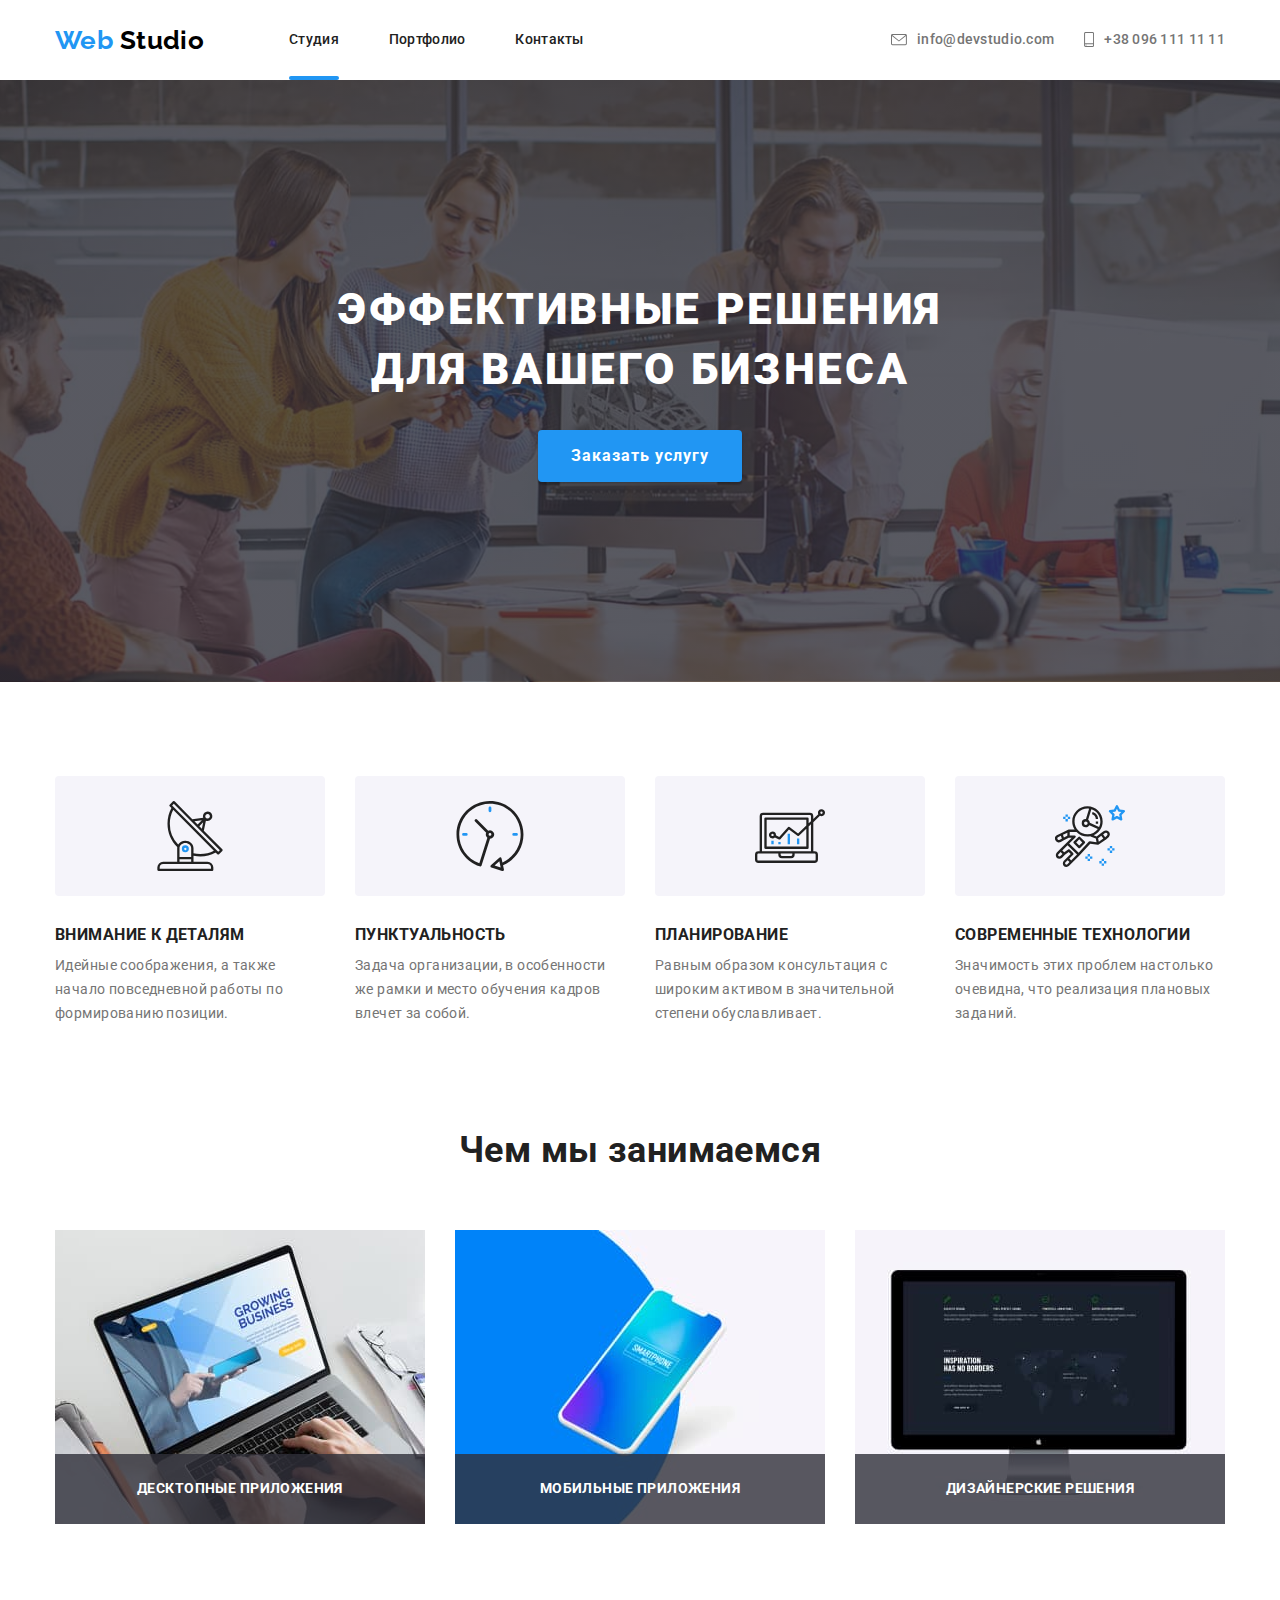
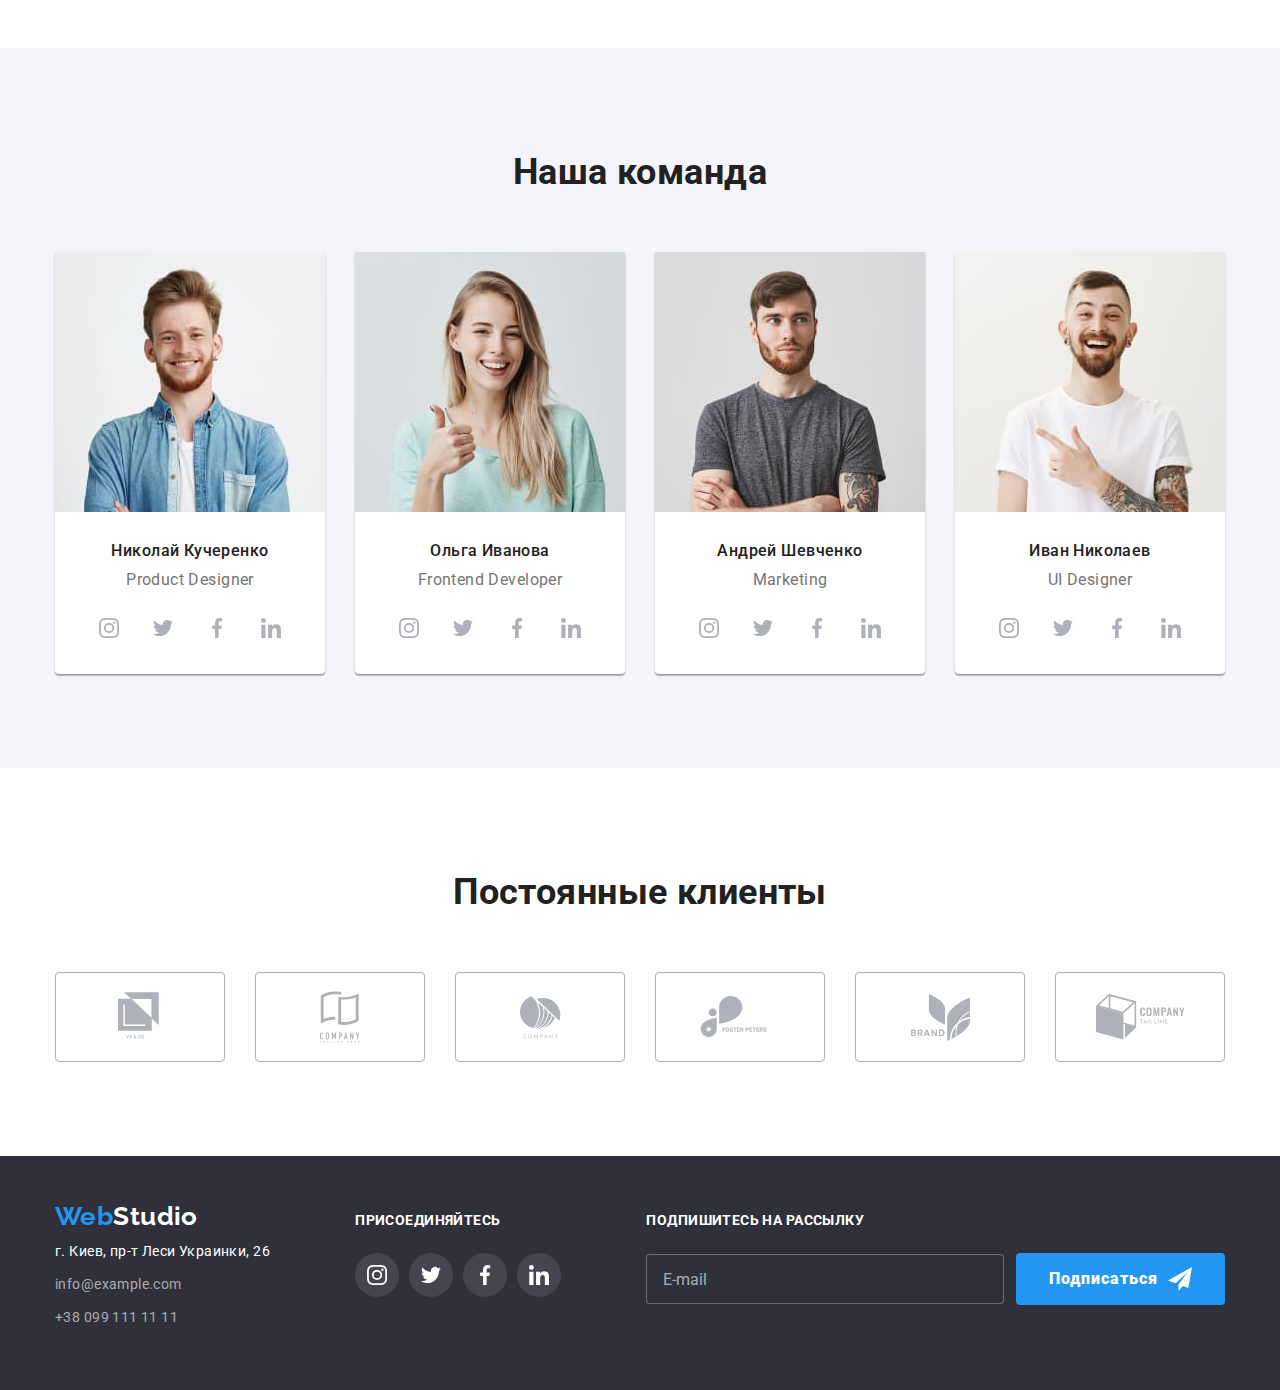
<file: index.html>
<!DOCTYPE html>
<html lang="ru">
  <head>
    <meta charset="UTF-8" />
    <meta name="viewport" content="width=device-width, initial-scale=1.0" />
    <title>Web Studio</title>
    <link
      href="https://fonts.googleapis.com/css2?family=Raleway:wght@700&family=Roboto:wght@400;500;700;900&display=swap"
      rel="stylesheet"
    />
    <link
      rel="stylesheet"
      href="https://cdnjs.cloudflare.com/ajax/libs/modern-normalize/0.6.0/modern-normalize.min.css"
    />
    <link rel="stylesheet" href="./css/main.min.css" />
  </head>

  <body>
    <header>
      <div class="header-flex">
        <nav class="nav-flex">
          <p class="logo"><span class="logo-web">Web</span> Studio</p>
          <ul class="nav-list">
            <li class="nav-item">
              <a class="nav-link current" href="#">Студия</a>
            </li>
            <li class="nav-item">
              <a class="nav-link nav-hover" href="./portfolio.html"
                >Портфолио</a
              >
            </li>
            <li class="nav-item">
              <a class="nav-link nav-hover" href="#">Контакты</a>
            </li>
          </ul>
        </nav>
        <address>
          <ul class="address-list">
            <li class="address-item">
              <a class="address-link" href="mailto:info@devstudio.com"
                ><svg class="icon-mail" width="16" height="12">
                  <use href="./images/sprite.svg#icon-mail"></use>
                </svg>
                info@devstudio.com</a
              >
            </li>
            <li class="address-item">
              <a class="address-link" href="tel:+380961111111"
                ><svg class="icon-phone" width="10" height="15">
                  <use href="./images/sprite.svg#icon-phone"></use>
                </svg>
                +38 096 111 11 11</a
              >
            </li>
          </ul>
        </address>
      </div>
    </header>
    <main>
      <!-- Герой -->
      <section>
        <div class="hero">
          <h1 class="hero-title">
            Эффективные решения <br />
            для вашего бизнеса
          </h1>
          <a data-modal-open class="modal-button" href="#">Заказать услугу</a>
          <!-- Модальное окно -->
          <div data-modal class="backdrop is-hidden">
            <div class="modal">
              <a
                class="modal-close"
                data-modal-close
                href="#"
                aria-label="Закрыть модальное окно"
                ><svg width="18" height="18">
                  <use href="./images/sprite.svg#icon-modal-close"></use></svg
              ></a>
              <b class="modal-name">Оставьте свои данные, мы вам перезвоним</b>
              <form>
                <label class="modal-input">
                  <input
                    class="input-field"
                    type="text"
                    name="name"
                    placeholder=" "
                  />
                  <span class="input-label">Имя</span>
                  <svg class="modal-icon" width="18" height="18">
                    <use href="./images/sprite.svg#icon-modal-name"></use>
                  </svg>
                </label>
                <label class="modal-input">
                  <input
                    class="input-field"
                    type="tel"
                    name="phone"
                    placeholder=" "
                  />
                  <span class="input-label">Телефон</span>
                  <svg class="modal-icon" width="18" height="18">
                    <use href="./images/sprite.svg#icon-modal-phone"></use>
                  </svg>
                </label>
                <label class="modal-input">
                  <input
                    class="input-field"
                    type="email"
                    name="mail"
                    placeholder=" "
                  />
                  <span class="input-label">Почта</span>
                  <svg class="modal-icon" width="18" height="18">
                    <use href="./images/sprite.svg#icon-modal-mail"></use>
                  </svg>
                </label>
                <textarea
                  class="input-field textarea"
                  name="comment"
                  cols="30"
                  rows="10"
                  placeholder="Комментарий"
                ></textarea>
                <label class="modal-input checkbox-field">
                  <input
                    class="checkbox"
                    type="checkbox"
                    value="agreement"
                    name="agreement"
                  />
                  <span class="agree"></span>
                  <span
                    >Соглашаюсь с рассылкой и принимаю
                    <a class="rules" href="#">Условия договора</a></span
                  >
                </label>
                <div>
                  <button type="submit" class="button modal-button">
                    <span class="subscribe">Отправить</span>
                  </button>
                </div>
              </form>
            </div>
          </div>
        </div>
      </section>
      <!-- Преимущества -->
      <section class="benefits">
        <div class="container-benefits">
          <!-- предполагаемый h2, который спрячем в цсс -->
          <h2 class="visually-hidden">Преимущества</h2>
          <ul class="benefits-list">
            <li class="benefits-item">
              <div class="icon">
                <svg class="icon-antenna" width="70" height="70">
                  <use href="./images/sprite.svg#icon-antenna"></use>
                </svg>
              </div>
              <h3 class="benefits-name">Внимание к деталям</h3>
              <p class="benefits-description">
                Идейные соображения, а также начало повседневной работы по
                формированию позиции.
              </p>
            </li>
            <li class="benefits-item">
              <div class="icon">
                <svg class="icon-clock" width="70" height="70">
                  <use href="./images/sprite.svg#icon-clock"></use>
                </svg>
              </div>
              <h3 class="benefits-name">Пунктуальность</h3>
              <p class="benefits-description">
                Задача организации, в особенности же рамки и место обучения
                кадров влечет за собой.
              </p>
            </li>
            <li class="benefits-item">
              <div class="icon">
                <svg class="icon-diagram" width="70" height="70">
                  <use href="./images/sprite.svg#icon-diagram"></use>
                </svg>
              </div>
              <h3 class="benefits-name">Планирование</h3>
              <p class="benefits-description">
                Равным образом консультация с широким активом в значительной
                степени обуславливает.
              </p>
            </li>
            <li class="benefits-item">
              <div class="icon">
                <svg class="icon-astronaut" width="70" height="70">
                  <use href="./images/sprite.svg#icon-astronaut"></use>
                </svg>
              </div>
              <h3 class="benefits-name">Современные технологии</h3>
              <p class="benefits-description">
                Значимость этих проблем настолько очевидна, что реализация
                плановых заданий.
              </p>
            </li>
          </ul>
        </div>
      </section>
      <!-- чем занимаемся -->
      <section class="services">
        <div class="services-container">
          <h2 class="section-title">Чем мы занимаемся</h2>
          <ul class="services-list">
            <li class="services-item">
              <img
                src="./images/desktop.jpg"
                alt="Экран ноутбука"
                width="370"
                height="294"
              />
              <h3 class="services-title">Десктопные приложения</h3>
            </li>
            <li class="services-item">
              <img
                src="./images/mobile.jpg"
                alt="Мобильный телефон"
                width="370"
                height="294"
              />
              <h3 class="services-title">Мобильные приложения</h3>
            </li>
            <li class="services-item">
              <img
                src="./images/design.jpg"
                alt="Компьютер с картинкой"
                width="370"
                height="294"
              />
              <h3 class="services-title">Дизайнерские решения</h3>
            </li>
          </ul>
        </div>
      </section>
      <!-- команда -->
      <section class="team">
        <div class="team-container">
          <h2 class="section-title">Наша команда</h2>
          <ul class="team-list">
            <li class="team-item">
              <img
                class="team-photo"
                src="./images/john-smith.jpg"
                alt="John Smith"
                width="270"
                height="260"
              />
              <h3 class="team-person">Николай Кучеренко</h3>
              <p class="team-job" lang="en">Product Designer</p>
              <ul class="social-list">
                <li class="social-item">
                  <a
                    class="social-link"
                    href="#"
                    aria-label="Ссылка на инстаграм"
                    ><svg width="20" height="20">
                      <use href="./images/sprite.svg#icon-instagram"></use></svg
                  ></a>
                </li>
                <li class="social-item">
                  <a class="social-link" href="#" aria-label="Ссылка на твиттер"
                    ><svg width="20" height="20">
                      <use href="./images/sprite.svg#icon-twitter"></use></svg
                  ></a>
                </li>
                <li class="social-item">
                  <a class="social-link" href="#" aria-label="Сслыка на фейсбук"
                    ><svg width="20" height="20">
                      <use href="./images/sprite.svg#icon-facebook"></use></svg
                  ></a>
                </li>
                <li class="social-item">
                  <a
                    class="social-link"
                    href="#"
                    aria-label="Ссылка на линкедин"
                    ><svg width="20" height="20">
                      <use href="./images/sprite.svg#icon-linkedin"></use></svg
                  ></a>
                </li>
              </ul>
            </li>
            <li class="team-item">
              <img
                class="team-photo"
                src="./images/marta-stewart.jpg"
                alt="Marta Stewart"
                width="270"
                height="260"
              />
              <h3 class="team-person">Ольга Иванова</h3>
              <p class="team-job" lang="en">Frontend Developer</p>
              <ul class="social-list">
                <li class="social-item">
                  <a
                    class="social-link"
                    href="#"
                    aria-label="Ссылка на инстаграм"
                    ><svg width="20" height="20">
                      <use href="./images/sprite.svg#icon-instagram"></use></svg
                  ></a>
                </li>
                <li class="social-item">
                  <a class="social-link" href="#" aria-label="Ссылка на твиттер"
                    ><svg width="20" height="20">
                      <use href="./images/sprite.svg#icon-twitter"></use></svg
                  ></a>
                </li>
                <li class="social-item">
                  <a class="social-link" href="#" aria-label="Сслыка на фейсбук"
                    ><svg width="20" height="20">
                      <use href="./images/sprite.svg#icon-facebook"></use></svg
                  ></a>
                </li>
                <li class="social-item">
                  <a
                    class="social-link"
                    href="#"
                    aria-label="Ссылка на линкедин"
                    ><svg width="20" height="20">
                      <use href="./images/sprite.svg#icon-linkedin"></use></svg
                  ></a>
                </li>
              </ul>
            </li>
            <li class="team-item">
              <img
                class="team-photo"
                src="./images/robert-jakis.jpg"
                alt="Robert Jakis"
                width="270"
                height="260"
              />
              <h3 class="team-person">Андрей Шевченко</h3>
              <p class="team-job" lang="en">Marketing</p>
              <ul class="social-list">
                <li class="social-item">
                  <a
                    class="social-link"
                    href="#"
                    aria-label="Ссылка на инстаграм"
                    ><svg width="20" height="20">
                      <use href="./images/sprite.svg#icon-instagram"></use></svg
                  ></a>
                </li>
                <li class="social-item">
                  <a class="social-link" href="#" aria-label="Ссылка на твиттер"
                    ><svg width="20" height="20">
                      <use href="./images/sprite.svg#icon-twitter"></use></svg
                  ></a>
                </li>
                <li class="social-item">
                  <a class="social-link" href="#" aria-label="Сслыка на фейсбук"
                    ><svg width="20" height="20">
                      <use href="./images/sprite.svg#icon-facebook"></use></svg
                  ></a>
                </li>
                <li class="social-item">
                  <a
                    class="social-link"
                    href="#"
                    aria-label="Ссылка на линкедин"
                    ><svg width="20" height="20">
                      <use href="./images/sprite.svg#icon-linkedin"></use></svg
                  ></a>
                </li>
              </ul>
            </li>
            <li class="team-item">
              <img
                class="team-photo"
                src="./images/martin-doe.jpg"
                alt="Martin Doe"
                width="270"
                height="260"
              />
              <h3 class="team-person">Иван Николаев</h3>
              <p class="team-job" lang="en">UI Designer</p>
              <ul class="social-list">
                <li class="social-item">
                  <a
                    class="social-link"
                    href="#"
                    aria-label="Ссылка на инстаграм"
                    ><svg width="20" height="20">
                      <use href="./images/sprite.svg#icon-instagram"></use></svg
                  ></a>
                </li>
                <li class="social-item">
                  <a class="social-link" href="#" aria-label="Ссылка на твиттер"
                    ><svg width="20" height="20">
                      <use href="./images/sprite.svg#icon-twitter"></use></svg
                  ></a>
                </li>
                <li class="social-item">
                  <a class="social-link" href="#" aria-label="Сслыка на фейсбук"
                    ><svg width="20" height="20">
                      <use href="./images/sprite.svg#icon-facebook"></use></svg
                  ></a>
                </li>
                <li class="social-item">
                  <a
                    class="social-link"
                    href="#"
                    aria-label="Ссылка на линкедин"
                    ><svg width="20" height="20">
                      <use href="./images/sprite.svg#icon-linkedin"></use></svg
                  ></a>
                </li>
              </ul>
            </li>
          </ul>
        </div>
      </section>
      <!-- с нами сотрудничают -->
      <section class="clients">
        <div class="clients-container">
          <h2 class="section-title">Постоянные клиенты</h2>
          <ul class="clients-list">
            <li class="clients-item">
              <a class="company-item" href="#" aria-label="Название компании 1"
                ><svg width="45" height="50">
                  <use href="./images/sprite.svg#icon-company-one"></use></svg
              ></a>
            </li>
            <li class="clients-item">
              <a class="company-item" href="#" aria-label="Название компании 2"
                ><svg width="40" height="52">
                  <use href="./images/sprite.svg#icon-company-two"></use></svg
              ></a>
            </li>
            <li class="clients-item">
              <a class="company-item" href="#" aria-label="Название компании 3"
                ><svg width="41" height="43">
                  <use href="./images/sprite.svg#icon-company-three"></use></svg
              ></a>
            </li>
            <li class="clients-item">
              <a class="company-item" href="#" aria-label="Название компании 4"
                ><svg width="80" height="42">
                  <use href="./images/sprite.svg#icon-company-four"></use></svg
              ></a>
            </li>
            <li class="clients-item">
              <a class="company-item" href="#" aria-label="Название компании 5"
                ><svg width="59" height="47">
                  <use href="./images/sprite.svg#icon-company-five"></use></svg
              ></a>
            </li>
            <li class="clients-item">
              <a class="company-item" href="#" aria-label="Название компании 6"
                ><svg width="89" height="46">
                  <use href="./images/sprite.svg#icon-company-six"></use></svg
              ></a>
            </li>
          </ul>
        </div>
      </section>
    </main>
    <footer>
      <div class="container-footer">
        <div class="footer-flex">
          <div class="footer-address">
            <a class="logo logo-footer" href="#"
              ><span class="logo-web">Web</span
              ><span class="logo-studio">Studio</span></a
            >
            <address class="footer-address">
              <a
                class="address-map footer-address-links"
                href="https://goo.gl/maps/tR7T5dvsBJvdwT1U7"
                >г. Киев, пр-т Леси Украинки, 26</a
              >
              <br />
              <a
                class="mail-phone footer-address-links"
                href="mailto:info@example.com"
                >info@example.com</a
              >
              <br />
              <a
                class="mail-phone footer-address-links"
                href="tel:+380991111111"
                >+38 099 111 11 11</a
              >
            </address>
          </div>
          <!-- социальные сети -->
          <div>
            <b class="footer-call">Присоединяйтесь</b>
            <ul class="footer-social">
              <li class="footer-social-item">
                <a
                  class="social-link footer-social-link"
                  href="#"
                  aria-label="Ссылка на инстаграм"
                  ><svg width="20" height="20">
                    <use href="./images/sprite.svg#icon-instagram"></use></svg
                ></a>
              </li>
              <li class="footer-social-item">
                <a
                  class="social-link footer-social-link"
                  href="#"
                  aria-label="Ссылка на твиттер"
                  ><svg width="20" height="20">
                    <use href="./images/sprite.svg#icon-twitter"></use></svg
                ></a>
              </li>
              <li class="footer-social-item">
                <a
                  class="social-link footer-social-link"
                  href="#"
                  aria-label="Сслыка на фейсбук"
                  ><svg width="20" height="20">
                    <use href="./images/sprite.svg#icon-facebook"></use></svg
                ></a>
              </li>
              <li class="footer-social-item">
                <a
                  class="social-link footer-social-link"
                  href="#"
                  aria-label="Ссылка на линкедин"
                  ><svg width="20" height="20">
                    <use href="./images/sprite.svg#icon-linkedin"></use></svg
                ></a>
              </li>
            </ul>
          </div>
          <!-- Форма подписки на рассылку -->
          <div class="subscribe-form">
            <b class="footer-call">Подпишитесь на рассылку</b>
            <form>
              <div class="subscribe-flex">
                <input
                  type="email"
                  name="email"
                  class="email"
                  placeholder="E-mail"
                />
                <button type="submit" class="button-footer">
                  <span class="subscribe">Подписаться</span
                  ><svg class="subscribe-svg" width="24" height="24">
                    <use href="./images/sprite.svg#icon-send"></use>
                  </svg>
                </button>
              </div>
            </form>
          </div>
        </div>
      </div>
    </footer>
    <script src="./js/modal.js"></script>
  </body>
</html>
</file>
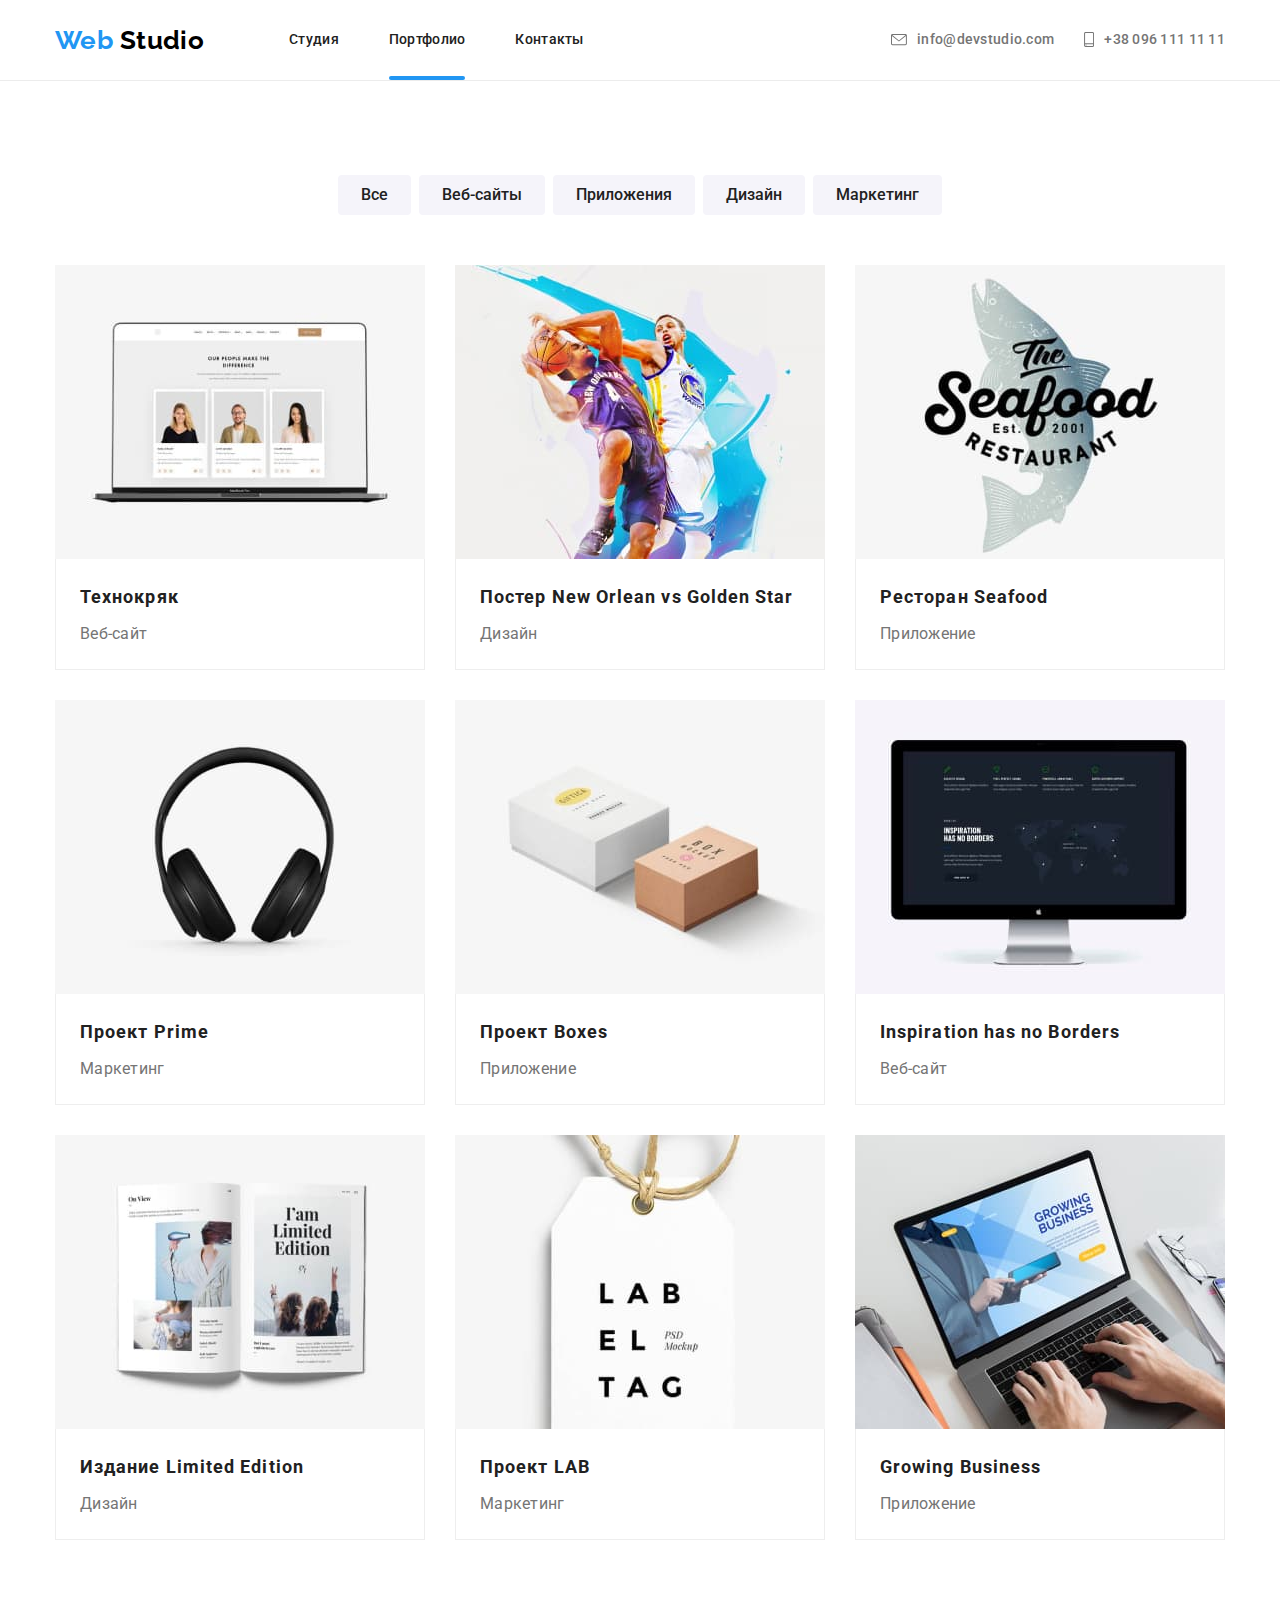
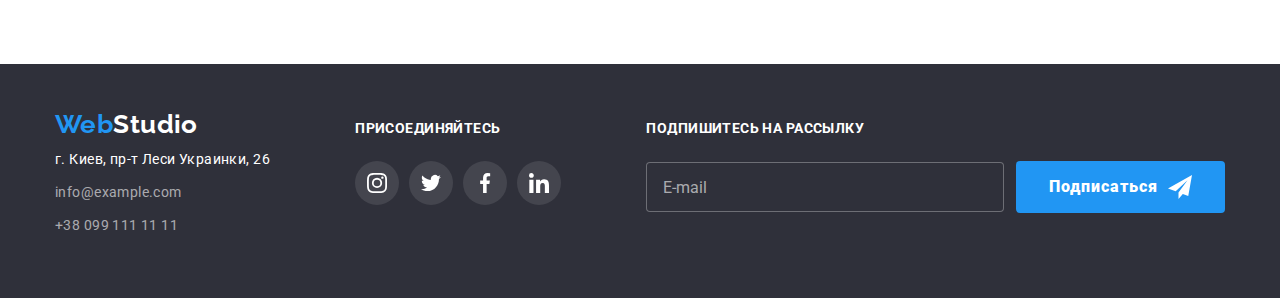
<file: portfolio.html>
<!DOCTYPE html>
<html lang="ru">
  <head>
    <meta charset="UTF-8" />
    <meta name="viewport" content="width=device-width, initial-scale=1.0" />
    <title>Portfolio</title>
    <link
      href="https://fonts.googleapis.com/css2?family=Raleway:wght@700&family=Roboto:wght@400;500;700;900&display=swap"
      rel="stylesheet"
    />
    <link
      rel="stylesheet"
      href="https://cdnjs.cloudflare.com/ajax/libs/modern-normalize/0.6.0/modern-normalize.min.css"
    />
    <link rel="stylesheet" href="./css/portfolio.min.css" />
  </head>
  <body>
    <header class="line">
      <div class="header-flex">
        <nav class="nav-flex">
          <a class="logo" href="./index.html"
            ><span class="logo-web">Web</span> Studio</a
          >
          <ul class="nav-list">
            <li class="nav-item">
              <a class="nav-link nav-hover" href="./index.html">Студия</a>
            </li>
            <li class="nav-item">
              <a class="nav-link current" href="#">Портфолио</a>
            </li>
            <li class="nav-item">
              <a class="nav-link nav-hover" href="#">Контакты</a>
            </li>
          </ul>
        </nav>

        <address>
          <ul class="address-list">
            <li class="address-item">
              <a class="address-link" href="mailto:info@devstudio.com"
                ><svg class="icon-mail" width="16" height="12">
                  <use href="./images/sprite.svg#icon-mail"></use>
                </svg>
                info@devstudio.com</a
              >
            </li>
            <li class="address-item">
              <a class="address-link" href="tel:+380961111111"
                ><svg class="icon-phone" width="10" height="15">
                  <use href="./images/sprite.svg#icon-phone"></use>
                </svg>
                +38 096 111 11 11</a
              >
            </li>
          </ul>
        </address>
      </div>
    </header>
    <main>
      <section class="projects">
        <h1 class="visually-hidden">Наши проекты</h1>
        <ul class="project-button">
          <li class="button-item">
            <button type="button" class="filter-button">Все</button>
          </li>
          <li class="button-item">
            <button type="button" class="filter-button">Веб-сайты</button>
          </li>
          <li class="button-item">
            <button type="button" class="filter-button">Приложения</button>
          </li>
          <li class="button-item">
            <button type="button" class="filter-button">Дизайн</button>
          </li>
          <li class="button-item">
            <button type="button" class="filter-button">Маркетинг</button>
          </li>
        </ul>
        <ul class="projects-list">
          <li class="project-card">
            <a class="project-link" href="#">
              <div class="overlay-container">
                <img
                  src="./images/technokr.jpg"
                  alt="Ноутбук"
                  width="370"
                  height="294"
                />
                <div class="project-overlay">
                  <p class="project-description">
                    Технокряк это современная площадка распространения
                    коронавируса. Компании используют эту платформу для
                    цифрового шпионажа и атак на защищённые сервера конкурентов.
                  </p>
                </div>
              </div>
              <div class="project-content">
                <h2 class="project-name">Технокряк</h2>
                <p class="project-type">Веб-сайт</p>
              </div>
            </a>
          </li>
          <li class="project-card">
            <a class="project-link" href="#">
              <div class="overlay-container">
                <img
                  src="./images/golden-star.jpg"
                  alt="Двое баскетболистов"
                  width="370"
                  height="294"
                />
                <div class="project-overlay">
                  <p class="project-description">
                    Технокряк это современная площадка распространения
                    коронавируса. Компании используют эту платформу для
                    цифрового шпионажа и атак на защищённые сервера конкурентов.
                  </p>
                </div>
              </div>
              <div class="project-content">
                <h2 class="project-name">Постер New Orlean vs Golden Star</h2>
                <p class="project-type">Дизайн</p>
              </div>
            </a>
          </li>
          <li class="project-card">
            <a class="project-link" href="#">
              <div class="overlay-container">
                <img
                  src="./images/seafood.jpg"
                  alt="Логотип ресторана Сифуд"
                  width="370"
                  height="294"
                />
                <div class="project-overlay">
                  <p class="project-description">
                    Технокряк это современная площадка распространения
                    коронавируса. Компании используют эту платформу для
                    цифрового шпионажа и атак на защищённые сервера конкурентов.
                  </p>
                </div>
              </div>
              <div class="project-content">
                <h2 class="project-name">Ресторан Seafood</h2>
                <p class="project-type">Приложение</p>
              </div>
            </a>
          </li>
          <li class="project-card">
            <a class="project-link" href="#">
              <div class="overlay-container">
                <img
                  src="./images/prime.jpg"
                  alt="Безпроводные наушники"
                  width="370"
                  height="294"
                />
                <div class="project-overlay">
                  <p class="project-description">
                    Технокряк это современная площадка распространения
                    коронавируса. Компании используют эту платформу для
                    цифрового шпионажа и атак на защищённые сервера конкурентов.
                  </p>
                </div>
              </div>
              <div class="project-content">
                <h2 class="project-name">Проект Prime</h2>
                <p class="project-type">Маркетинг</p>
              </div>
            </a>
          </li>
          <li class="project-card">
            <a class="project-link" href="#">
              <div class="overlay-container">
                <img
                  src="./images/boxes.jpg"
                  alt="Белая и коричневая коробка"
                  width="370"
                  height="294"
                />
                <div class="project-overlay">
                  <p class="project-description">
                    Технокряк это современная площадка распространения
                    коронавируса. Компании используют эту платформу для
                    цифрового шпионажа и атак на защищённые сервера конкурентов.
                  </p>
                </div>
              </div>
              <div class="project-content">
                <h2 class="project-name">Проект Boxes</h2>
                <p class="project-type">Приложение</p>
              </div>
            </a>
          </li>
          <li class="project-card">
            <a class="project-link" href="#">
              <div class="overlay-container">
                <img
                  src="./images/no-borders.jpg"
                  alt="Экран компьютера"
                  width="370"
                  height="294"
                />
                <div class="project-overlay">
                  <p class="project-description">
                    Технокряк это современная площадка распространения
                    коронавируса. Компании используют эту платформу для
                    цифрового шпионажа и атак на защищённые сервера конкурентов.
                  </p>
                </div>
              </div>
              <div class="project-content">
                <h2 class="project-name">Inspiration has no Borders</h2>
                <p class="project-type">Веб-сайт</p>
              </div>
            </a>
          </li>
          <li class="project-card">
            <a class="project-link" href="#">
              <div class="overlay-container">
                <img
                  src="./images/limited-edition.jpg"
                  alt="Открытый журнал"
                  width="370"
                  height="294"
                />
                <div class="project-overlay">
                  <p class="project-description">
                    Технокряк это современная площадка распространения
                    коронавируса. Компании используют эту платформу для
                    цифрового шпионажа и атак на защищённые сервера конкурентов.
                  </p>
                </div>
              </div>
              <div class="project-content">
                <h2 class="project-name">Издание Limited Edition</h2>
                <p class="project-type">Дизайн</p>
              </div>
            </a>
          </li>
          <li class="project-card">
            <a class="project-link" href="#">
              <div class="overlay-container">
                <img
                  src="./images/lab.jpg"
                  alt="Бирка с надписью Лейблтег"
                  width="370"
                  height="294"
                />
                <div class="project-overlay">
                  <p class="project-description">
                    Технокряк это современная площадка распространения
                    коронавируса. Компании используют эту платформу для
                    цифрового шпионажа и атак на защищённые сервера конкурентов.
                  </p>
                </div>
              </div>
              <div class="project-content">
                <h2 class="project-name">Проект LAB</h2>
                <p class="project-type">Маркетинг</p>
              </div>
            </a>
          </li>
          <li class="project-card">
            <a class="project-link" href="#">
              <div class="overlay-container">
                <img
                  src="./images/business.jpg"
                  alt="Человек печатает на ноутбуке"
                  width="370"
                  height="294"
                />
                <div class="project-overlay">
                  <p class="project-description">
                    Технокряк это современная площадка распространения
                    коронавируса. Компании используют эту платформу для
                    цифрового шпионажа и атак на защищённые сервера конкурентов.
                  </p>
                </div>
              </div>
              <div class="project-content">
                <h2 class="project-name">Growing Business</h2>
                <p class="project-type">Приложение</p>
              </div>
            </a>
          </li>
        </ul>
      </section>
    </main>
    <footer>
      <div class="container-footer">
        <div class="footer-flex">
          <div class="footer-address">
            <a class="logo logo-footer" href="#"
              ><span class="logo-web">Web</span
              ><span class="logo-studio">Studio</span></a
            >
            <address class="footer-address">
              <a
                class="address-map footer-address-links"
                href="https://goo.gl/maps/tR7T5dvsBJvdwT1U7"
                >г. Киев, пр-т Леси Украинки, 26</a
              >
              <br />
              <a
                class="mail-phone footer-address-links"
                href="mailto:info@example.com"
                >info@example.com</a
              >
              <br />
              <a
                class="mail-phone footer-address-links"
                href="tel:+380991111111"
                >+38 099 111 11 11</a
              >
            </address>
          </div>
          <!-- социальные сети -->
          <div>
            <b class="footer-call">Присоединяйтесь</b>
            <ul class="footer-social">
              <li class="footer-social-item">
                <a
                  class="social-link footer-social-link"
                  href="#"
                  aria-label="Ссылка на инстаграм"
                  ><svg width="20" height="20">
                    <use href="./images/sprite.svg#icon-instagram"></use></svg
                ></a>
              </li>
              <li class="footer-social-item">
                <a
                  class="social-link footer-social-link"
                  href="#"
                  aria-label="Ссылка на твиттер"
                  ><svg width="20" height="20">
                    <use href="./images/sprite.svg#icon-twitter"></use></svg
                ></a>
              </li>
              <li class="footer-social-item">
                <a
                  class="social-link footer-social-link"
                  href="#"
                  aria-label="Сслыка на фейсбук"
                  ><svg width="20" height="20">
                    <use href="./images/sprite.svg#icon-facebook"></use></svg
                ></a>
              </li>
              <li class="footer-social-item">
                <a
                  class="social-link footer-social-link"
                  href="#"
                  aria-label="Ссылка на линкедин"
                  ><svg width="20" height="20">
                    <use href="./images/sprite.svg#icon-linkedin"></use></svg
                ></a>
              </li>
            </ul>
          </div>
          <!-- Форма подписки на рассылку -->
          <div class="subscribe-form">
            <b class="footer-call">Подпишитесь на рассылку</b>
            <form>
              <div class="subscribe-flex">
                <input
                  type="email"
                  name="email"
                  class="email"
                  placeholder="E-mail"
                />
                <button type="submit" class="button-footer">
                  <span class="subscribe">Подписаться</span
                  ><svg class="subscribe-svg" width="24" height="24">
                    <use href="./images/sprite.svg#icon-send"></use>
                  </svg>
                </button>
              </div>
            </form>
          </div>
        </div>
      </div>
    </footer>
  </body>
</html>
</file>
<file: css/main.min.css>
html{-webkit-box-sizing:border-box;box-sizing:border-box}*,*::before,*::after{-webkit-box-sizing:inherit;box-sizing:inherit}body{font-family:"Roboto",sans-serif;font-size:14px;line-height:1.71;letter-spacing:0.03em;color:#757575;background-color:#fff}h1,h2,h3,h4,p{margin:0}img{display:block;max-width:100%;height:auto}.section-title{margin-bottom:50px;font-weight:700;font-size:36px;line-height:1.67;text-align:center;color:#212121}.header-flex,.container-benefits,.services-container,.team-container,.clients-container,.container-footer{width:1200px;padding-left:15px;padding-right:15px;padding-bottom:94px;padding-top:94px;margin-left:auto;margin-right:auto}.social-list,.footer-social,.nav-list,.address-list,.benefits-list,.services-list,.team-list,.clients-list{list-style:none;margin:0;padding:0}.nav-link,.address-link{text-decoration:none;font-weight:500;line-height:1.14;letter-spacing:0.02em;display:block}.visually-hidden{clip:rect(1px, 1px, 1px, 1px);height:1px;overflow:hidden;position:absolute;white-space:nowrap;width:1px}.modal-button:hover,.button-footer:hover,.modal-button:focus,.button-footer:focus,.nav-link:hover,.nav-link:focus,.address-link:hover,.address-link:focus,.nav-hover:hover::after,.nav-hover:focus::after,.modal-close:hover,.modal-close:focus,.social-link:hover,.social-link:focus,.company-item:hover,.company-item:focus,.address-map:hover,.address-map:focus,.mail-phone:hover,.mail-phone:focus,.footer-social-link:hover,.footer-social-link:focus,.subscribe:hover,.subscribe:focus{outline:none}.modal-button,.button-footer{text-decoration:none;font-weight:700;font-size:16px;line-height:1.88;text-align:center;letter-spacing:0.06em;color:#fff;background-color:#2196f3;display:inline-block;border:1px solid transparent;border-radius:4px;padding:10px 32px;min-width:200px;-webkit-transition:color 250ms cubic-bezier(0.4, 0, 0.2, 1),border-color 250ms cubic-bezier(0.4, 0, 0.2, 1),background-color 250ms cubic-bezier(0.4, 0, 0.2, 1);transition:color 250ms cubic-bezier(0.4, 0, 0.2, 1),border-color 250ms cubic-bezier(0.4, 0, 0.2, 1),background-color 250ms cubic-bezier(0.4, 0, 0.2, 1)}.modal-button:hover,.button-footer:hover,.modal-button:focus,.button-footer:focus{color:#2196f3;background-color:#fff;border-color:#2196f3}.social-list,.footer-social{display:-webkit-box;display:-ms-flexbox;display:flex;text-align:center;padding-left:32px;padding-right:32px}.social-item,.footer-social-item{display:block}.social-item:not(:last-child),.footer-social-item:not(:last-child){margin-right:10px}.line{border-bottom:1px solid #ececec}.header-flex{display:-webkit-box;display:-ms-flexbox;display:flex;-webkit-box-pack:justify;-ms-flex-pack:justify;justify-content:space-between;-webkit-box-align:center;-ms-flex-align:center;align-items:center;padding-bottom:0;padding-top:0}.nav-link,.address-link{position:relative;display:-webkit-box;display:-ms-flexbox;display:flex;-webkit-box-pack:start;-ms-flex-pack:start;justify-content:flex-start;-webkit-box-align:center;-ms-flex-align:center;align-items:center;padding-top:32px;padding-bottom:32px;color:#212121;-webkit-transition:color 250ms cubic-bezier(0.4, 0, 0.2, 1);transition:color 250ms cubic-bezier(0.4, 0, 0.2, 1)}.nav-link:visited,.address-link:visited{color:#212121}.nav-link:hover,.nav-link:focus,.address-link:hover,.address-link:focus{color:#2196f3}.logo{display:inline-block;margin-right:85px;text-decoration:none;font-family:"Raleway",sans-serif;font-weight:700;font-size:26px;line-height:1.19;color:#000}.logo:visited{color:#000}.logo-web{color:#2196f3}.logo-web:visited{color:#2196f3}.logo-footer{margin:0;margin-bottom:8px}.logo-studio{color:#fff}.nav-flex{display:-webkit-box;display:-ms-flexbox;display:flex;-webkit-box-pack:justify;-ms-flex-pack:justify;justify-content:space-between;-webkit-box-align:center;-ms-flex-align:center;align-items:center;padding-bottom:0;padding-top:0}.nav-list{display:-webkit-box;display:-ms-flexbox;display:flex}.nav-item:not(:last-child){margin-right:50px}.current::after,.nav-hover::after{content:"";position:absolute;left:0;bottom:0;display:block;width:100%;height:4px;border-radius:2px;background-color:#2196f3;-webkit-transition:opacity 250ms cubic-bezier(0.4, 0, 0.2, 1),-webkit-transform 250ms cubic-bezier(0.4, 0, 0.2, 1);transition:opacity 250ms cubic-bezier(0.4, 0, 0.2, 1),-webkit-transform 250ms cubic-bezier(0.4, 0, 0.2, 1);transition:transform 250ms cubic-bezier(0.4, 0, 0.2, 1),opacity 250ms cubic-bezier(0.4, 0, 0.2, 1);transition:transform 250ms cubic-bezier(0.4, 0, 0.2, 1),opacity 250ms cubic-bezier(0.4, 0, 0.2, 1),-webkit-transform 250ms cubic-bezier(0.4, 0, 0.2, 1)}.nav-hover::after{opacity:0;-webkit-transform:scaleX(0);transform:scaleX(0)}.nav-hover:hover::after,.nav-hover:focus::after{opacity:1;-webkit-transform:scaleX(1);transform:scaleX(1)}.address-list{display:-webkit-box;display:-ms-flexbox;display:flex;-webkit-box-pack:start;-ms-flex-pack:start;justify-content:flex-start;-webkit-box-align:center;-ms-flex-align:center;align-items:center;margin-left:auto}.address-item:not(:last-child){margin-right:30px}.icon-mail,.icon-phone{display:inline-block;margin-right:10px}.address-link{color:#757575;fill:#757575;font-style:normal;-webkit-transition:color 250ms cubic-bezier(0.4, 0, 0.2, 1),fill 250ms cubic-bezier(0.4, 0, 0.2, 1);transition:color 250ms cubic-bezier(0.4, 0, 0.2, 1),fill 250ms cubic-bezier(0.4, 0, 0.2, 1)}.address-link:hover,.address-link:focus{color:#2196f3;fill:#2196f3}.hero{max-width:1600px;min-height:600px;margin-left:auto;margin-right:auto;padding-top:200px;padding-bottom:200px;background-image:-webkit-gradient(linear, left top, right top, from(rgba(47,48,58,0.8)), to(rgba(47,48,58,0.8))),url(../images/web-studio-background.jpg);background-image:linear-gradient(to right, rgba(47,48,58,0.8), rgba(47,48,58,0.8)),url(../images/web-studio-background.jpg);background-size:cover;background-position:center;background-repeat:no-repeat;background-color:rgba(47,48,58,0.8);text-align:center}.hero-title{margin-bottom:30px;font-weight:900;font-size:44px;line-height:1.36;text-align:center;letter-spacing:0.06em;text-transform:uppercase;color:#fff}.backdrop{position:fixed;top:0;left:0;width:100%;height:100%;background-color:rgba(0,0,0,0.2);z-index:4;opacity:1;-webkit-transition:opacity cubic-bezier(0.4, 0, 0.2, 1) 250ms;transition:opacity cubic-bezier(0.4, 0, 0.2, 1) 250ms}.modal{position:absolute;top:50%;left:50%;min-height:581px;min-width:528px;padding-top:40px;padding-right:40px;padding-bottom:40px;padding-left:40px;background-color:#fff;border-radius:4px;-webkit-box-shadow:0px 2px 1px rgba(0,0,0,0.2),0px 1px 1px rgba(0,0,0,0.14),0px 1px 3px rgba(0,0,0,0.12);box-shadow:0px 2px 1px rgba(0,0,0,0.2),0px 1px 1px rgba(0,0,0,0.14),0px 1px 3px rgba(0,0,0,0.12);-webkit-transform:translate(-50%, -50%) scale(1);transform:translate(-50%, -50%) scale(1);-webkit-transition:-webkit-transform cubic-bezier(0.4, 0, 0.2, 1) 250ms;transition:-webkit-transform cubic-bezier(0.4, 0, 0.2, 1) 250ms;transition:transform cubic-bezier(0.4, 0, 0.2, 1) 250ms;transition:transform cubic-bezier(0.4, 0, 0.2, 1) 250ms, -webkit-transform cubic-bezier(0.4, 0, 0.2, 1) 250ms}.backdrop.is-hidden{opacity:0;pointer-events:none}.backdrop.is-hidden.modal{-webkit-transform:translate(-50%, -50%) scale(0.5);transform:translate(-50%, -50%) scale(0.5)}.modal-name{display:block;margin-bottom:30px;font-weight:700;line-height:1.15;font-size:20px;color:#212121}.modal-close{position:absolute;bottom:100%;left:100%;-webkit-transform:translate(-130%, 130%);transform:translate(-130%, 130%);display:-webkit-box;display:-ms-flexbox;display:flex;-webkit-box-pack:center;-ms-flex-pack:center;justify-content:center;-webkit-box-align:center;-ms-flex-align:center;align-items:center;background-color:#fff;fill:#000;width:30px;height:30px;border:1px solid rgba(0,0,0,0.1);border-radius:50%;-webkit-transition:fill cubic-bezier(0.4, 0, 0.2, 1) 250ms;transition:fill cubic-bezier(0.4, 0, 0.2, 1) 250ms}.modal-close:hover,.modal-close:focus{background-color:#fff;fill:#2196f3}.modal-input{position:relative;display:block;margin-bottom:30px}.input-field{padding-left:42px;padding-top:12px;padding-bottom:12px;width:100%;resize:none;border:1px solid rgba(33,33,33,0.2);border-radius:4px;-webkit-transition:border-color cubic-bezier(0.4, 0, 0.2, 1) 250ms;transition:border-color cubic-bezier(0.4, 0, 0.2, 1) 250ms}.modal-input:focus-within>.input-field{outline:none;border-color:#2196f3}.modal-icon{position:absolute;top:50%;left:16px;-webkit-transform:translateY(-50%);transform:translateY(-50%);-webkit-transition:fill cubic-bezier(0.4, 0, 0.2, 1) 250ms;transition:fill cubic-bezier(0.4, 0, 0.2, 1) 250ms}.modal-input:focus-within>.modal-icon{fill:#2196f3}.textarea{margin-bottom:30px;padding-left:16px;-webkit-transition:border-color cubic-bezier(0.4, 0, 0.2, 1) 250ms;transition:border-color cubic-bezier(0.4, 0, 0.2, 1) 250ms}.textarea:focus{outline:none;border-color:#2196f3}.textarea::-webkit-input-placeholder{letter-spacing:0.01em}.textarea:-ms-input-placeholder{letter-spacing:0.01em}.textarea::-ms-input-placeholder{letter-spacing:0.01em}.textarea::placeholder{letter-spacing:0.01em}.input-label{position:absolute;top:50%;left:42px;-webkit-transform:translateY(-50%);transform:translateY(-50%);letter-spacing:0.01em;-webkit-transition:color cubic-bezier(0.4, 0, 0.2, 1) 250ms,-webkit-transform cubic-bezier(0.4, 0, 0.2, 1) 250ms;transition:color cubic-bezier(0.4, 0, 0.2, 1) 250ms,-webkit-transform cubic-bezier(0.4, 0, 0.2, 1) 250ms;transition:transform cubic-bezier(0.4, 0, 0.2, 1) 250ms,color cubic-bezier(0.4, 0, 0.2, 1) 250ms;transition:transform cubic-bezier(0.4, 0, 0.2, 1) 250ms,color cubic-bezier(0.4, 0, 0.2, 1) 250ms,-webkit-transform cubic-bezier(0.4, 0, 0.2, 1) 250ms}.modal-input:focus-within>.input-label,.input-field:not(:placeholder-shown)+.input-label{-webkit-transform:translate(-25px, -35px);transform:translate(-25px, -35px);font-size:12px;line-height:1.17px;color:#2196f3}.modal-button{-webkit-box-shadow:0px 2px 2px rgba(0,0,0,0.12),0px 1px 2px rgba(0,0,0,0.08),0px 3px 1px rgba(0,0,0,0.1);box-shadow:0px 2px 2px rgba(0,0,0,0.12),0px 1px 2px rgba(0,0,0,0.08),0px 3px 1px rgba(0,0,0,0.1)}.rules,.rules:visited{color:#2196f3}.checkbox{position:absolute;width:1px;height:1px;margin:-1px;border:0;padding:0;clip:rect(0 0 0 0);overflow:hidden}.checkbox-field{display:-webkit-box;display:-ms-flexbox;display:flex;-webkit-box-pack:center;-ms-flex-pack:center;justify-content:center;-webkit-box-align:center;-ms-flex-align:center;align-items:center}.agree{display:inline-block;margin-right:8px;width:15px;height:15px;border:2px solid #212121;border-radius:2px}.checkbox:checked+.agree{border-color:transparent;background-color:#2196f3;background-image:url(../images/check.svg);background-size:contain;background-origin:border-box}.container-benefits{padding-bottom:0}.benefits-list{display:-webkit-box;display:-ms-flexbox;display:flex}.benefits-item{width:calc((100% - 90px) / 4)}.benefits-item:not(:last-child){margin-right:30px}.icon{text-align:center;margin-bottom:30px;height:120px;padding-top:25px;background-color:#f5f4fa;border-radius:4px}.benefits-name{margin-bottom:10px;font-weight:700;line-height:1.14;text-transform:uppercase;color:#212121}.services-list{display:-webkit-box;display:-ms-flexbox;display:flex}.services-item{position:relative;z-index:1;width:calc((100% - 60px) / 3);margin-bottom:30px}.services-item:not(:last-child){margin-right:30px}.services-title{position:absolute;bottom:0;left:0;width:100%;padding-top:27px;padding-bottom:27px;font-weight:700;text-align:center;text-transform:uppercase;line-height:1.14;font-size:14px;color:#fff;background-color:rgba(47,48,58,0.8)}.team{background-color:#f5f4fa}.team-list{display:-webkit-box;display:-ms-flexbox;display:flex}.team-item{width:calc((100% - 90px) / 4);padding-bottom:24px;background-color:#fff;-webkit-box-shadow:0px 2px 1px rgba(0,0,0,0.2),0px 1px 1px rgba(0,0,0,0.14),0px 1px 3px rgba(0,0,0,0.12);box-shadow:0px 2px 1px rgba(0,0,0,0.2),0px 1px 1px rgba(0,0,0,0.14),0px 1px 3px rgba(0,0,0,0.12);border-radius:0px 0px 4px 4px}.team-item:not(:last-child){margin-right:30px}.team-photo{margin-bottom:30px}.team-person{margin-bottom:10px;font-weight:500;font-size:16px;line-height:1.18;text-align:center;color:#212121}.team-job{margin-bottom:16px;font-weight:400;font-size:16px;line-height:1.18;text-align:center}.social-link{display:-webkit-box;display:-ms-flexbox;display:flex;-webkit-box-pack:center;-ms-flex-pack:center;justify-content:center;-webkit-box-align:center;-ms-flex-align:center;align-items:center;background-color:rgba(255,255,255,0.1);border-radius:50%;width:44px;height:44px;fill:#afb1b8;-webkit-transition:background-color 250ms cubic-bezier(0.4, 0, 0.2, 1),fill 250ms cubic-bezier(0.4, 0, 0.2, 1);transition:background-color 250ms cubic-bezier(0.4, 0, 0.2, 1),fill 250ms cubic-bezier(0.4, 0, 0.2, 1)}.social-link:hover,.social-link:focus{background-color:#2196f3;fill:#fff}.clients-list{display:-webkit-box;display:-ms-flexbox;display:flex;-webkit-box-pack:center;-ms-flex-pack:center;justify-content:center;-webkit-box-align:stretch;-ms-flex-align:stretch;align-items:stretch}.clients-item:not(:last-child){margin-right:30px}.company-item{display:-webkit-box;display:-ms-flexbox;display:flex;-webkit-box-pack:center;-ms-flex-pack:center;justify-content:center;-webkit-box-align:center;-ms-flex-align:center;align-items:center;width:170px;height:90px;border:1px solid #afb1b8;border-radius:4px;fill:#afb1b8;-webkit-transition:border-color 250ms cubic-bezier(0.4, 0, 0.2, 1),fill 250ms cubic-bezier(0.4, 0, 0.2, 1);transition:border-color 250ms cubic-bezier(0.4, 0, 0.2, 1),fill 250ms cubic-bezier(0.4, 0, 0.2, 1)}.company-item:hover,.company-item:focus{border-color:#2196f3;fill:#2196f3}footer{background-color:#2f303a}.container-footer{padding-top:45px;padding-bottom:60px}.footer-flex{display:-webkit-box;display:-ms-flexbox;display:flex;-webkit-box-pack:justify;-ms-flex-pack:justify;justify-content:space-between;-webkit-box-align:baseline;-ms-flex-align:baseline;align-items:baseline}.footer-call{display:block;margin-bottom:20px;font-weight:700;text-transform:uppercase;color:#fff}.footer-address{font-style:normal}.address-map{color:#fff;-webkit-transition:color 250ms cubic-bezier(0.4, 0, 0.2, 1);transition:color 250ms cubic-bezier(0.4, 0, 0.2, 1)}.address-map:hover,.address-map:focus{color:#2196f3}.footer-address-links{display:inline-block;text-decoration:none}.footer-address-links:not(:last-child){margin-bottom:9px}.mail-phone{color:rgba(255,255,255,0.6);-webkit-transition:color 250ms cubic-bezier(0.4, 0, 0.2, 1);transition:color 250ms cubic-bezier(0.4, 0, 0.2, 1)}.mail-phone:hover,.mail-phone:focus{color:#2196f3}.footer-social{display:-webkit-box;display:-ms-flexbox;display:flex;padding-left:0;padding-right:0}.footer-social-link{display:-webkit-box;display:-ms-flexbox;display:flex;-webkit-box-pack:center;-ms-flex-pack:center;justify-content:center;-webkit-box-align:center;-ms-flex-align:center;align-items:center;background-color:rgba(255,255,255,0.1);border-radius:50%;width:44px;height:44px;fill:#fff;-webkit-transition:background-color 250ms cubic-bezier(0.4, 0, 0.2, 1),fill 250ms cubic-bezier(0.4, 0, 0.2, 1);transition:background-color 250ms cubic-bezier(0.4, 0, 0.2, 1),fill 250ms cubic-bezier(0.4, 0, 0.2, 1)}.footer-social-link:hover,.footer-social-link:focus{background-color:#2196f3;fill:#fff}.email{margin-right:12px;padding-left:16px;padding-top:15px;padding-bottom:15px;width:358px;height:50px;border:1px solid rgba(255,255,255,0.3);border-radius:4px;background-color:#2f303a;color:#afb1b8;font-size:16px;line-height:1.25}.email::-webkit-input-placeholder{color:rgba(255,255,255,0.6);font-size:16px;line-height:1.25}.email:-ms-input-placeholder{color:rgba(255,255,255,0.6);font-size:16px;line-height:1.25}.email::-ms-input-placeholder{color:rgba(255,255,255,0.6);font-size:16px;line-height:1.25}.email::placeholder{color:rgba(255,255,255,0.6);font-size:16px;line-height:1.25}.subscribe-flex{display:-webkit-box;display:-ms-flexbox;display:flex;-webkit-box-pack:center;-ms-flex-pack:center;justify-content:center;-webkit-box-align:center;-ms-flex-align:center;align-items:center}.subscribe{display:inline-block;margin-right:10px;font-weight:900;font-size:16px;line-height:1.88;text-align:center;letter-spacing:0.06em;-webkit-transition:fill 250ms cubic-bezier(0.4, 0, 0.2, 1);transition:fill 250ms cubic-bezier(0.4, 0, 0.2, 1)}.subscribe:hover,.subscribe:focus{fill:#2196f3}.button-footer{display:-webkit-box;display:-ms-flexbox;display:flex;-webkit-box-pack:center;-ms-flex-pack:center;justify-content:center;-webkit-box-align:center;-ms-flex-align:center;align-items:center;fill:#fff;-webkit-transition:fill 250ms cubic-bezier(0.4, 0, 0.2, 1),color 250ms cubic-bezier(0.4, 0, 0.2, 1),border-color 250ms cubic-bezier(0.4, 0, 0.2, 1),background-color 250ms cubic-bezier(0.4, 0, 0.2, 1);transition:fill 250ms cubic-bezier(0.4, 0, 0.2, 1),color 250ms cubic-bezier(0.4, 0, 0.2, 1),border-color 250ms cubic-bezier(0.4, 0, 0.2, 1),background-color 250ms cubic-bezier(0.4, 0, 0.2, 1)}.button-footer:focus,.button-footer:hover{fill:#2196f3}
/*# sourceMappingURL=main.min.css.map */
</file>
<file: css/portfolio.min.css>
html{-webkit-box-sizing:border-box;box-sizing:border-box}*,*::before,*::after{-webkit-box-sizing:inherit;box-sizing:inherit}body{font-family:"Roboto",sans-serif;font-size:14px;line-height:1.71;letter-spacing:0.03em;color:#757575;background-color:#fff}h1,h2,h3,h4,p{margin:0}img{display:block;max-width:100%;height:auto}.section-title{margin-bottom:50px;font-weight:700;font-size:36px;line-height:1.67;text-align:center;color:#212121}.header-flex,.projects,.container-footer{width:1200px;padding-left:15px;padding-right:15px;padding-bottom:94px;padding-top:94px;margin-left:auto;margin-right:auto}.footer-social,.nav-list,.address-list,.project-button,.projects-list{list-style:none;margin:0;padding:0}.nav-link,.address-link,.project-link{text-decoration:none;font-weight:500;line-height:1.14;letter-spacing:0.02em;display:block}.visually-hidden{clip:rect(1px, 1px, 1px, 1px);height:1px;overflow:hidden;position:absolute;white-space:nowrap;width:1px}.button-footer:hover,.button-footer:focus,.nav-link:hover,.nav-link:focus,.address-link:hover,.address-link:focus,.nav-hover:hover::after,.nav-hover:focus::after,.filter-button:hover,.filter-button:focus,.project-link:hover .project-description,.project-link:focus .project-description,.project-link:hover .project-overlay,.project-link:focus .project-overlay,.project-link:hover,.project-link:focus,.address-map:hover,.address-map:focus,.mail-phone:hover,.mail-phone:focus,.footer-social-link:hover,.footer-social-link:focus,.subscribe:hover,.subscribe:focus{outline:none}.button-footer{text-decoration:none;font-weight:700;font-size:16px;line-height:1.88;text-align:center;letter-spacing:0.06em;color:#fff;background-color:#2196f3;display:inline-block;border:1px solid transparent;border-radius:4px;padding:10px 32px;min-width:200px;-webkit-transition:color 250ms cubic-bezier(0.4, 0, 0.2, 1),border-color 250ms cubic-bezier(0.4, 0, 0.2, 1),background-color 250ms cubic-bezier(0.4, 0, 0.2, 1);transition:color 250ms cubic-bezier(0.4, 0, 0.2, 1),border-color 250ms cubic-bezier(0.4, 0, 0.2, 1),background-color 250ms cubic-bezier(0.4, 0, 0.2, 1)}.button-footer:hover,.button-footer:focus{color:#2196f3;background-color:#fff;border-color:#2196f3}.footer-social{display:-webkit-box;display:-ms-flexbox;display:flex;text-align:center;padding-left:32px;padding-right:32px}.footer-social-item{display:block}.footer-social-item:not(:last-child){margin-right:10px}.line{border-bottom:1px solid #ececec}.header-flex{display:-webkit-box;display:-ms-flexbox;display:flex;-webkit-box-pack:justify;-ms-flex-pack:justify;justify-content:space-between;-webkit-box-align:center;-ms-flex-align:center;align-items:center;padding-bottom:0;padding-top:0}.nav-link,.address-link{position:relative;display:-webkit-box;display:-ms-flexbox;display:flex;-webkit-box-pack:start;-ms-flex-pack:start;justify-content:flex-start;-webkit-box-align:center;-ms-flex-align:center;align-items:center;padding-top:32px;padding-bottom:32px;color:#212121;-webkit-transition:color 250ms cubic-bezier(0.4, 0, 0.2, 1);transition:color 250ms cubic-bezier(0.4, 0, 0.2, 1)}.nav-link:visited,.address-link:visited{color:#212121}.nav-link:hover,.nav-link:focus,.address-link:hover,.address-link:focus{color:#2196f3}.logo{display:inline-block;margin-right:85px;text-decoration:none;font-family:"Raleway",sans-serif;font-weight:700;font-size:26px;line-height:1.19;color:#000}.logo:visited{color:#000}.logo-web{color:#2196f3}.logo-web:visited{color:#2196f3}.logo-footer{margin:0;margin-bottom:8px}.logo-studio{color:#fff}.nav-flex{display:-webkit-box;display:-ms-flexbox;display:flex;-webkit-box-pack:justify;-ms-flex-pack:justify;justify-content:space-between;-webkit-box-align:center;-ms-flex-align:center;align-items:center;padding-bottom:0;padding-top:0}.nav-list{display:-webkit-box;display:-ms-flexbox;display:flex}.nav-item:not(:last-child){margin-right:50px}.current::after,.nav-hover::after{content:"";position:absolute;left:0;bottom:0;display:block;width:100%;height:4px;border-radius:2px;background-color:#2196f3;-webkit-transition:opacity 250ms cubic-bezier(0.4, 0, 0.2, 1),-webkit-transform 250ms cubic-bezier(0.4, 0, 0.2, 1);transition:opacity 250ms cubic-bezier(0.4, 0, 0.2, 1),-webkit-transform 250ms cubic-bezier(0.4, 0, 0.2, 1);transition:transform 250ms cubic-bezier(0.4, 0, 0.2, 1),opacity 250ms cubic-bezier(0.4, 0, 0.2, 1);transition:transform 250ms cubic-bezier(0.4, 0, 0.2, 1),opacity 250ms cubic-bezier(0.4, 0, 0.2, 1),-webkit-transform 250ms cubic-bezier(0.4, 0, 0.2, 1)}.nav-hover::after{opacity:0;-webkit-transform:scaleX(0);transform:scaleX(0)}.nav-hover:hover::after,.nav-hover:focus::after{opacity:1;-webkit-transform:scaleX(1);transform:scaleX(1)}.address-list{display:-webkit-box;display:-ms-flexbox;display:flex;-webkit-box-pack:start;-ms-flex-pack:start;justify-content:flex-start;-webkit-box-align:center;-ms-flex-align:center;align-items:center;margin-left:auto}.address-item:not(:last-child){margin-right:30px}.icon-mail,.icon-phone{display:inline-block;margin-right:10px}.address-link{color:#757575;fill:#757575;font-style:normal;-webkit-transition:color 250ms cubic-bezier(0.4, 0, 0.2, 1),fill 250ms cubic-bezier(0.4, 0, 0.2, 1);transition:color 250ms cubic-bezier(0.4, 0, 0.2, 1),fill 250ms cubic-bezier(0.4, 0, 0.2, 1)}.address-link:hover,.address-link:focus{color:#2196f3;fill:#2196f3}.projects{padding-top:94px}.project-button{display:-webkit-box;display:-ms-flexbox;display:flex;-webkit-box-pack:center;-ms-flex-pack:center;justify-content:center;-webkit-box-align:stretch;-ms-flex-align:stretch;align-items:stretch;margin-top:0;margin-bottom:50px}.button-item{margin-right:8px}.button-item:last-child{margin-right:0}.filter-button{display:inline-block;padding:6px 22px;min-width:73px;font-weight:500;font-size:16px;line-height:1.63;text-align:center;color:#212121;background-color:#f5f4fa;border:1px solid transparent;border-radius:4px;-webkit-transition:background-color 250ms cubic-bezier(0.4, 0, 0.2, 1),color 250ms cubic-bezier(0.4, 0, 0.2, 1),border-color 250ms cubic-bezier(0.4, 0, 0.2, 1),-webkit-box-shadow 250ms cubic-bezier(0.4, 0, 0.2, 1);transition:background-color 250ms cubic-bezier(0.4, 0, 0.2, 1),color 250ms cubic-bezier(0.4, 0, 0.2, 1),border-color 250ms cubic-bezier(0.4, 0, 0.2, 1),-webkit-box-shadow 250ms cubic-bezier(0.4, 0, 0.2, 1);transition:background-color 250ms cubic-bezier(0.4, 0, 0.2, 1),color 250ms cubic-bezier(0.4, 0, 0.2, 1),border-color 250ms cubic-bezier(0.4, 0, 0.2, 1),box-shadow 250ms cubic-bezier(0.4, 0, 0.2, 1);transition:background-color 250ms cubic-bezier(0.4, 0, 0.2, 1),color 250ms cubic-bezier(0.4, 0, 0.2, 1),border-color 250ms cubic-bezier(0.4, 0, 0.2, 1),box-shadow 250ms cubic-bezier(0.4, 0, 0.2, 1),-webkit-box-shadow 250ms cubic-bezier(0.4, 0, 0.2, 1)}.filter-button:hover,.filter-button:focus{background-color:#2196f3;color:#fff;border-color:#2196f3;-webkit-box-shadow:0px 2px 2px rgba(0,0,0,0.12),0px 1px 2px rgba(0,0,0,0.08),0px 3px 1px rgba(0,0,0,0.1);box-shadow:0px 2px 2px rgba(0,0,0,0.12),0px 1px 2px rgba(0,0,0,0.08),0px 3px 1px rgba(0,0,0,0.1)}.projects-list{display:-webkit-box;display:-ms-flexbox;display:flex;-ms-flex-wrap:wrap;flex-wrap:wrap}.project-card:not(:nth-child(3n)){width:calc((100% - 60px) / 3);margin-right:30px;margin-bottom:30px}.project-content{padding-left:24px;padding-right:24px;padding-top:20px;padding-bottom:20px;border-right:1px solid #eeeeee;border-bottom:1px solid #eeeeee;border-left:1px solid #eeeeee}.project-name{margin-bottom:4px;font-weight:700;font-size:18px;line-height:2;letter-spacing:0.06em;color:#212121}.project-type{font-weight:400;font-size:16px;line-height:1.88;color:#757575}.overlay-container{position:relative;overflow:hidden}.project-overlay,.project-description{position:absolute;left:0;top:0;width:100%;height:100%;opacity:0;-webkit-transition:-webkit-transform cubic-bezier(0.4, 0, 0.2, 1) 250ms;transition:-webkit-transform cubic-bezier(0.4, 0, 0.2, 1) 250ms;transition:transform cubic-bezier(0.4, 0, 0.2, 1) 250ms;transition:transform cubic-bezier(0.4, 0, 0.2, 1) 250ms, -webkit-transform cubic-bezier(0.4, 0, 0.2, 1) 250ms;-webkit-transition:opacity cubic-bezier(0.4, 0, 0.2, 1) 250ms;transition:opacity cubic-bezier(0.4, 0, 0.2, 1) 250ms}.project-description{display:block;padding-top:63px;padding-right:24px;padding-bottom:63px;padding-left:24px;font-weight:400;font-size:18px;line-height:1.56;color:#fff}.project-link:hover .project-description,.project-link:focus .project-description{opacity:1}.project-overlay{background-color:rgba(33,150,243,0.9);-webkit-transform:translateY(100%);transform:translateY(100%);opacity:0;-webkit-transition:opacity cubic-bezier(0.4, 0, 0.2, 1) 250ms,-webkit-transform cubic-bezier(0.4, 0, 0.2, 1) 250ms;transition:opacity cubic-bezier(0.4, 0, 0.2, 1) 250ms,-webkit-transform cubic-bezier(0.4, 0, 0.2, 1) 250ms;transition:transform cubic-bezier(0.4, 0, 0.2, 1) 250ms,opacity cubic-bezier(0.4, 0, 0.2, 1) 250ms;transition:transform cubic-bezier(0.4, 0, 0.2, 1) 250ms,opacity cubic-bezier(0.4, 0, 0.2, 1) 250ms,-webkit-transform cubic-bezier(0.4, 0, 0.2, 1) 250ms}.project-link:hover .project-overlay,.project-link:focus .project-overlay{-webkit-transform:translateY(0);transform:translateY(0);opacity:1}.project-link{-webkit-transition:-webkit-transform cubic-bezier(0.4, 0, 0.2, 1) 250ms;transition:-webkit-transform cubic-bezier(0.4, 0, 0.2, 1) 250ms;transition:transform cubic-bezier(0.4, 0, 0.2, 1) 250ms;transition:transform cubic-bezier(0.4, 0, 0.2, 1) 250ms, -webkit-transform cubic-bezier(0.4, 0, 0.2, 1) 250ms;-webkit-transition:opacity cubic-bezier(0.4, 0, 0.2, 1) 250ms;transition:opacity cubic-bezier(0.4, 0, 0.2, 1) 250ms;-webkit-transition:-webkit-box-shadow cubic-bezier(0.4, 0, 0.2, 1) 250ms;transition:-webkit-box-shadow cubic-bezier(0.4, 0, 0.2, 1) 250ms;transition:box-shadow cubic-bezier(0.4, 0, 0.2, 1) 250ms;transition:box-shadow cubic-bezier(0.4, 0, 0.2, 1) 250ms, -webkit-box-shadow cubic-bezier(0.4, 0, 0.2, 1) 250ms}.project-link:hover,.project-link:focus{-webkit-box-shadow:1px 4px 6px rgba(0,0,0,0.16),0px 4px 4px rgba(0,0,0,0.06),0px 1px 1px rgba(0,0,0,0.12);box-shadow:1px 4px 6px rgba(0,0,0,0.16),0px 4px 4px rgba(0,0,0,0.06),0px 1px 1px rgba(0,0,0,0.12)}footer{background-color:#2f303a}.container-footer{padding-top:45px;padding-bottom:60px}.footer-flex{display:-webkit-box;display:-ms-flexbox;display:flex;-webkit-box-pack:justify;-ms-flex-pack:justify;justify-content:space-between;-webkit-box-align:baseline;-ms-flex-align:baseline;align-items:baseline}.footer-call{display:block;margin-bottom:20px;font-weight:700;text-transform:uppercase;color:#fff}.footer-address{font-style:normal}.address-map{color:#fff;-webkit-transition:color 250ms cubic-bezier(0.4, 0, 0.2, 1);transition:color 250ms cubic-bezier(0.4, 0, 0.2, 1)}.address-map:hover,.address-map:focus{color:#2196f3}.footer-address-links{display:inline-block;text-decoration:none}.footer-address-links:not(:last-child){margin-bottom:9px}.mail-phone{color:rgba(255,255,255,0.6);-webkit-transition:color 250ms cubic-bezier(0.4, 0, 0.2, 1);transition:color 250ms cubic-bezier(0.4, 0, 0.2, 1)}.mail-phone:hover,.mail-phone:focus{color:#2196f3}.footer-social{display:-webkit-box;display:-ms-flexbox;display:flex;padding-left:0;padding-right:0}.footer-social-link{display:-webkit-box;display:-ms-flexbox;display:flex;-webkit-box-pack:center;-ms-flex-pack:center;justify-content:center;-webkit-box-align:center;-ms-flex-align:center;align-items:center;background-color:rgba(255,255,255,0.1);border-radius:50%;width:44px;height:44px;fill:#fff;-webkit-transition:background-color 250ms cubic-bezier(0.4, 0, 0.2, 1),fill 250ms cubic-bezier(0.4, 0, 0.2, 1);transition:background-color 250ms cubic-bezier(0.4, 0, 0.2, 1),fill 250ms cubic-bezier(0.4, 0, 0.2, 1)}.footer-social-link:hover,.footer-social-link:focus{background-color:#2196f3;fill:#fff}.email{margin-right:12px;padding-left:16px;padding-top:15px;padding-bottom:15px;width:358px;height:50px;border:1px solid rgba(255,255,255,0.3);border-radius:4px;background-color:#2f303a;color:#afb1b8;font-size:16px;line-height:1.25}.email::-webkit-input-placeholder{color:rgba(255,255,255,0.6);font-size:16px;line-height:1.25}.email:-ms-input-placeholder{color:rgba(255,255,255,0.6);font-size:16px;line-height:1.25}.email::-ms-input-placeholder{color:rgba(255,255,255,0.6);font-size:16px;line-height:1.25}.email::placeholder{color:rgba(255,255,255,0.6);font-size:16px;line-height:1.25}.subscribe-flex{display:-webkit-box;display:-ms-flexbox;display:flex;-webkit-box-pack:center;-ms-flex-pack:center;justify-content:center;-webkit-box-align:center;-ms-flex-align:center;align-items:center}.subscribe{display:inline-block;margin-right:10px;font-weight:900;font-size:16px;line-height:1.88;text-align:center;letter-spacing:0.06em;-webkit-transition:fill 250ms cubic-bezier(0.4, 0, 0.2, 1);transition:fill 250ms cubic-bezier(0.4, 0, 0.2, 1)}.subscribe:hover,.subscribe:focus{fill:#2196f3}.button-footer{display:-webkit-box;display:-ms-flexbox;display:flex;-webkit-box-pack:center;-ms-flex-pack:center;justify-content:center;-webkit-box-align:center;-ms-flex-align:center;align-items:center;fill:#fff;-webkit-transition:fill 250ms cubic-bezier(0.4, 0, 0.2, 1),color 250ms cubic-bezier(0.4, 0, 0.2, 1),border-color 250ms cubic-bezier(0.4, 0, 0.2, 1),background-color 250ms cubic-bezier(0.4, 0, 0.2, 1);transition:fill 250ms cubic-bezier(0.4, 0, 0.2, 1),color 250ms cubic-bezier(0.4, 0, 0.2, 1),border-color 250ms cubic-bezier(0.4, 0, 0.2, 1),background-color 250ms cubic-bezier(0.4, 0, 0.2, 1)}.button-footer:focus,.button-footer:hover{fill:#2196f3}
/*# sourceMappingURL=portfolio.min.css.map */
</file>
